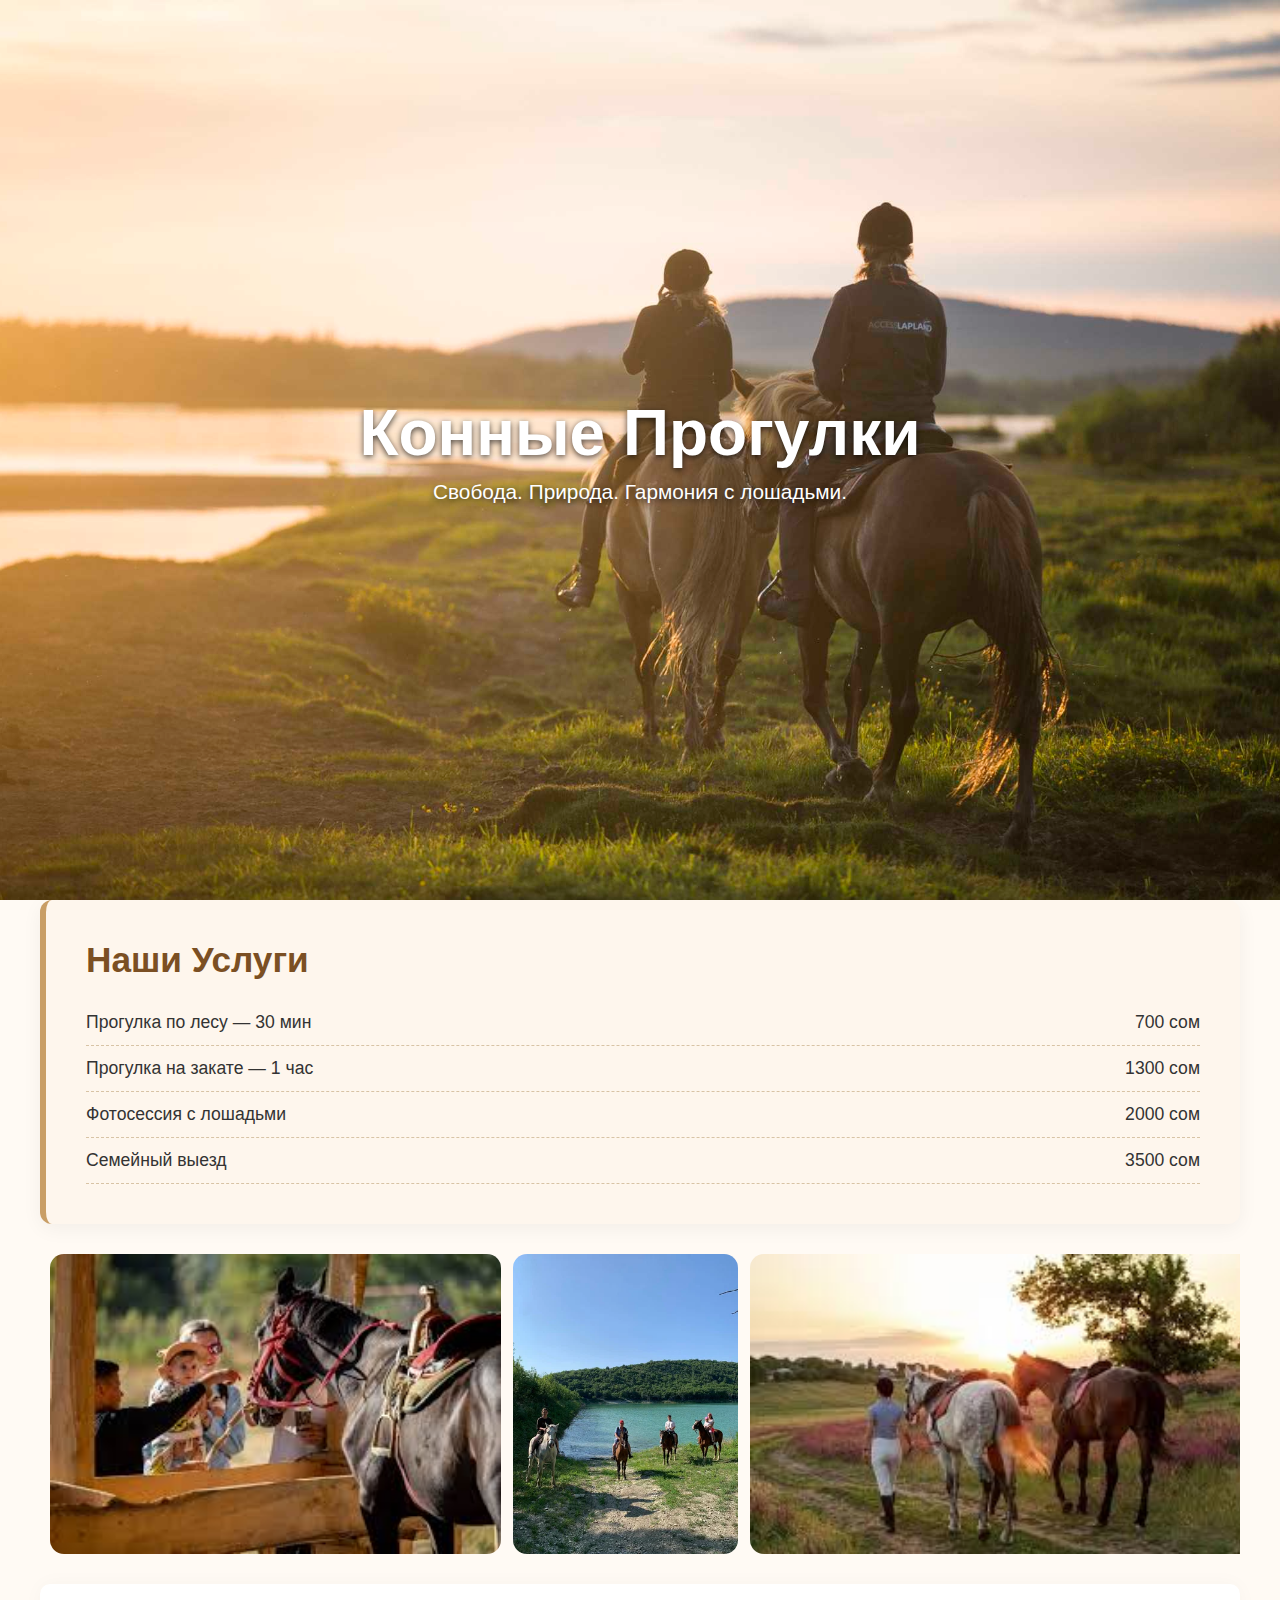
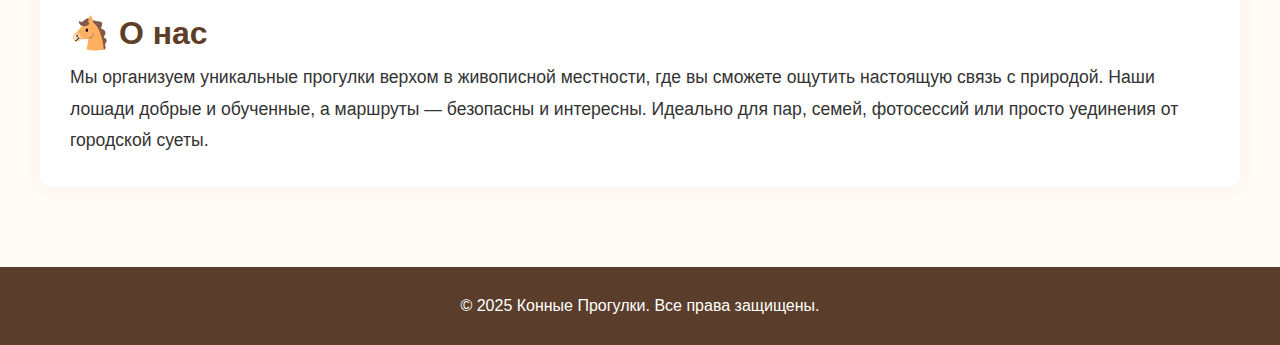
<file: index2.html>
<!DOCTYPE html>
<html lang="ru">
<head>
  <meta charset="UTF-8" />
  <meta name="viewport" content="width=device-width, initial-scale=1.0"/>
  <title>Конные Прогулки</title>
  <style>
    * {
      margin: 0;
      padding: 0;
      box-sizing: border-box;
    }

    body {
      font-family: 'Segoe UI', sans-serif;
      background: #fffaf4;
      color: #333;
    }

    /* Параллакс-заголовок */
    header {
      height: 100vh;
      background: url('./конная\ прогулка.jpg') center/cover no-repeat fixed;
      display: flex;
      flex-direction: column;
      justify-content: center;
      align-items: center;
      color: white;
      text-shadow: 0 2px 6px rgba(0,0,0,0.7);
    }

    header h1 {
      font-size: 4rem;
      animation: slideIn 1s ease-out;
    }

    header p {
      font-size: 1.3rem;
      margin-top: 10px;
    }

    @keyframes slideIn {
      from { transform: translateY(-40px); opacity: 0; }
      to { transform: translateY(0); opacity: 1; }
    }

    section {
      padding: 60px 20px;
      max-width: 1200px;
      margin: auto;
    }

    /* Цены */
    .prices {
      background: #fef6ed;
      border-left: 6px solid #c99e66;
      padding: 40px;
      border-radius: 12px;
      box-shadow: 0 5px 20px rgba(0,0,0,0.05);
    }

    .prices h2 {
      font-size: 2.2rem;
      color: #7b4f23;
      margin-bottom: 20px;
    }

    .prices ul {
      list-style: none;
      font-size: 1.1rem;
    }

    .prices li {
      padding: 12px 0;
      display: flex;
      justify-content: space-between;
      border-bottom: 1px dashed #d8c3a5;
    }

    /* Галерея */
    .gallery-container {
      padding: 20px 0;
    }

    .gallery-scroll {
      display: flex;
      overflow-x: auto;
      scroll-behavior: smooth;
      gap: 12px;
      padding: 10px;
    }

    .gallery-scroll::-webkit-scrollbar {
      height: 8px;
    }

    .gallery-scroll::-webkit-scrollbar-thumb {
      background: #c99e66;
      border-radius: 4px;
    }

    .gallery-scroll img {
      height: 300px;
      flex-shrink: 0;
      border-radius: 14px;
      object-fit: cover;
      transition: transform 0.4s ease, box-shadow 0.4s ease;
    }

    .gallery-scroll img:hover {
      transform: scale(1.05);
      box-shadow: 0 10px 20px rgba(0,0,0,0.2);
      cursor: pointer;
    }

    /* Описание */
    .info-section {
      background: #fff;
      border-radius: 10px;
      padding: 30px;
      box-shadow: 0 0 20px rgba(0,0,0,0.03);
    }

    .info-section h2 {
      color: #5f3d26;
      font-size: 2rem;
      margin-bottom: 10px;
    }

    .info-section p {
      font-size: 1.1rem;
      line-height: 1.8;
    }


    footer {
      background: #5a3e2b;
      color: white;
      padding: 30px;
      text-align: center;
      margin-top: 80px;
    }

    @media (max-width: 768px) {
      header h1 {
        font-size: 2.5rem;
      }

      .gallery-scroll img {
        height: 220px;
      }
    }
  </style>
</head>
<body>

  <header>
    <h1> Конные Прогулки</h1>
    <p>Свобода. Природа. Гармония с лошадьми.</p>
  </header>

  <section class="prices">
    <h2>Наши Услуги</h2>
    <ul>
      <li><span>Прогулка по лесу — 30 мин</span><span>700 сом</span></li>
      <li><span>Прогулка на закате — 1 час</span><span>1300 сом</span></li>
      <li><span>Фотосессия с лошадьми</span><span>2000 сом</span></li>
      <li><span>Семейный выезд</span><span>3500 сом</span></li>
    </ul>
  </section>

  <section class="gallery-container">
    <div class="gallery-scroll">
      <img src="./конюшня.jpg" alt="Image 1">
      <img src="./кони у озера.webp" alt="Image 2">
      <img src="./кони эстетик.jpg" alt="Image 4">
      <img src="./стрельба из лука.jpg" alt="Image 5">
    </div>
  </section>

  <section class="info-section">
    <h2>🐴 О нас</h2>
    <p>Мы организуем уникальные прогулки верхом в живописной местности, где вы сможете ощутить настоящую связь с природой. Наши лошади добрые и обученные, а маршруты — безопасны и интересны. Идеально для пар, семей, фотосессий или просто уединения от городской суеты.</p>
  </section>


  <footer>
    <p>© 2025 Конные Прогулки. Все права защищены.</p>
  </footer>

</body>
</html>
</file>
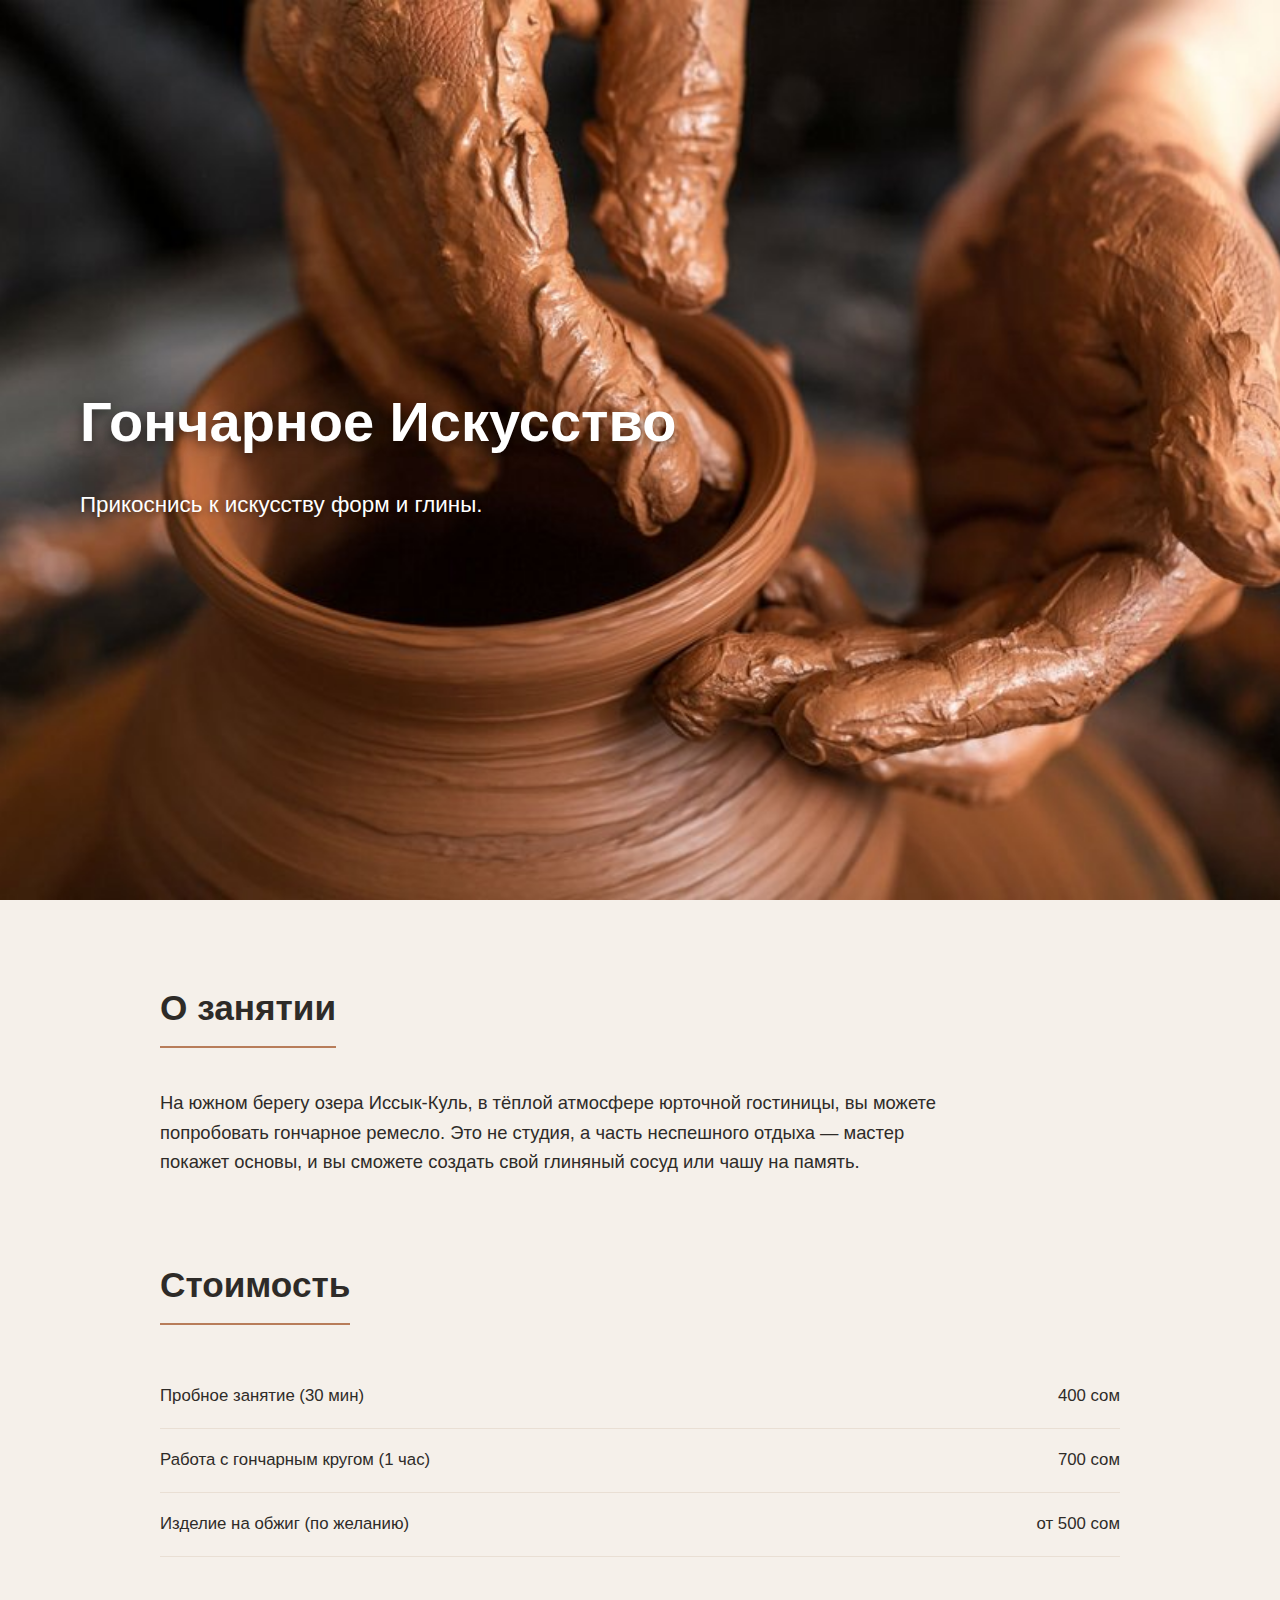
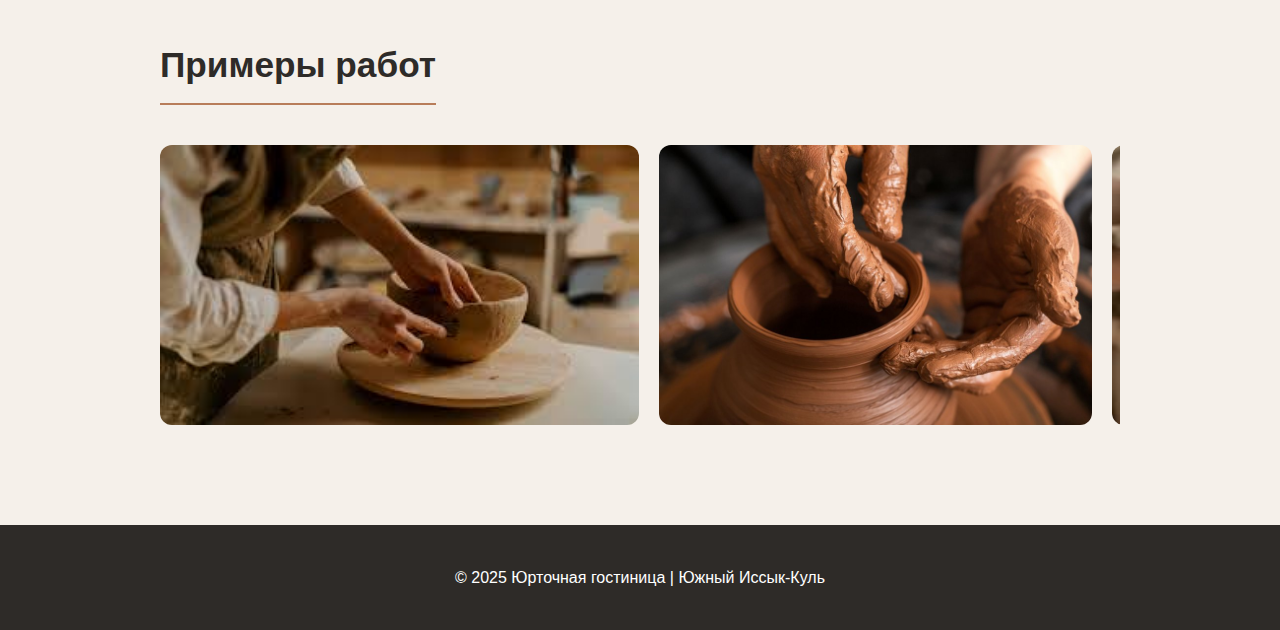
<file: index3.html>
<!DOCTYPE html>
<html lang="ru">
<head>
  <meta charset="UTF-8" />
  <meta name="viewport" content="width=device-width, initial-scale=1.0"/>
  <title>Гончарное Искусство у Иссык-Куля</title>
  <style>
    :root {
      --bg: #f5f0ea;
      --text: #2e2b28;
      --accent: #b87d5a;
      --light: #e9dfd4;
    }

    * {
      margin: 0;
      padding: 0;
      box-sizing: border-box;
    }

    body {
      font-family: 'Helvetica Neue', sans-serif;
      background-color: var(--bg);
      color: var(--text);
      line-height: 1.6;
    }

    header {
      height: 100vh;
      background: url('./гончарное\ исскуство.jpg') center/cover no-repeat;
      display: flex;
      flex-direction: column;
      justify-content: center;
      align-items: flex-start;
      padding: 80px;
    }

    header h1 {
      font-size: 3.5rem;
      max-width: 800px;
      color: white;
      text-shadow: 0 4px 12px rgba(0,0,0,0.5);
    }

    header p {
      font-size: 1.4rem;
      margin-top: 20px;
      color: white;
      max-width: 600px;
      text-shadow: 0 2px 6px rgba(0,0,0,0.4);
    }

    section {
      max-width: 1000px;
      margin: 80px auto;
      padding: 0 20px;
    }

    h2 {
      font-size: 2.2rem;
      margin-bottom: 40px;
      border-bottom: 2px solid var(--accent);
      display: inline-block;
      padding-bottom: 10px;
    }

    .intro p {
      font-size: 1.15rem;
      max-width: 800px;
    }

    .pricing ul {
      list-style: none;
      padding: 0;
    }

    .pricing li {
      padding: 18px 0;
      border-bottom: 1px solid var(--light);
      display: flex;
      justify-content: space-between;
      font-size: 1.05rem;
    }

    .gallery {
      overflow-x: auto;
      display: flex;
      gap: 20px;
      scroll-snap-type: x mandatory;
    }

    .gallery img {
      height: 280px;
      border-radius: 12px;
      object-fit: cover;
      scroll-snap-align: center;
      flex-shrink: 0;
      transition: transform 0.3s ease;
    }

    .gallery img:hover {
      transform: scale(1.03);
    }

 

    footer {
      background-color: #2e2b28;
      color: white;
      text-align: center;
      padding: 40px 20px;
      margin-top: 100px;
    }

    @media (max-width: 768px) {
      header {
        padding: 40px 20px;
        text-align: left;
      }

      header h1 {
        font-size: 2.3rem;
      }

      .gallery img {
        height: 200px;
      }
    }
  </style>
</head>
<body>

  <header>
    <h1>Гончарное Искусство</h1>
    <p>Прикоснись к искусству форм и глины.</p>
  </header>

  <section class="intro">
    <h2>О занятии</h2>
    <p>На южном берегу озера Иссык-Куль, в тёплой атмосфере юрточной гостиницы, вы можете попробовать гончарное ремесло. Это не студия, а часть неспешного отдыха — мастер покажет основы, и вы сможете создать свой глиняный сосуд или чашу на память.</p>
  </section>

  <section class="pricing">
    <h2>Стоимость</h2>
    <ul>
      <li><span>Пробное занятие (30 мин)</span><span>400 сом</span></li>
      <li><span>Работа с гончарным кругом (1 час)</span><span>700 сом</span></li>
      <li><span>Изделие на обжиг (по желанию)</span><span>от 500 сом</span></li>
    </ul>
  </section>

  <section class="gallery-section">
    <h2>Примеры работ</h2>
    <div class="gallery">
      <img src="./гончарное эстетик.jpg" alt="Гончарное изделие 1">
      <img src="./гончарное исскуство.jpg" alt="Гончарное изделие 2">
      <img src="./гончарное.jpg" alt="Гончарное изделие 3">
    </div>
  </section>

  <footer>
    <p>© 2025 Юрточная гостиница | Южный Иссык-Куль</p>
  </footer>

</body>
</html>
</file>
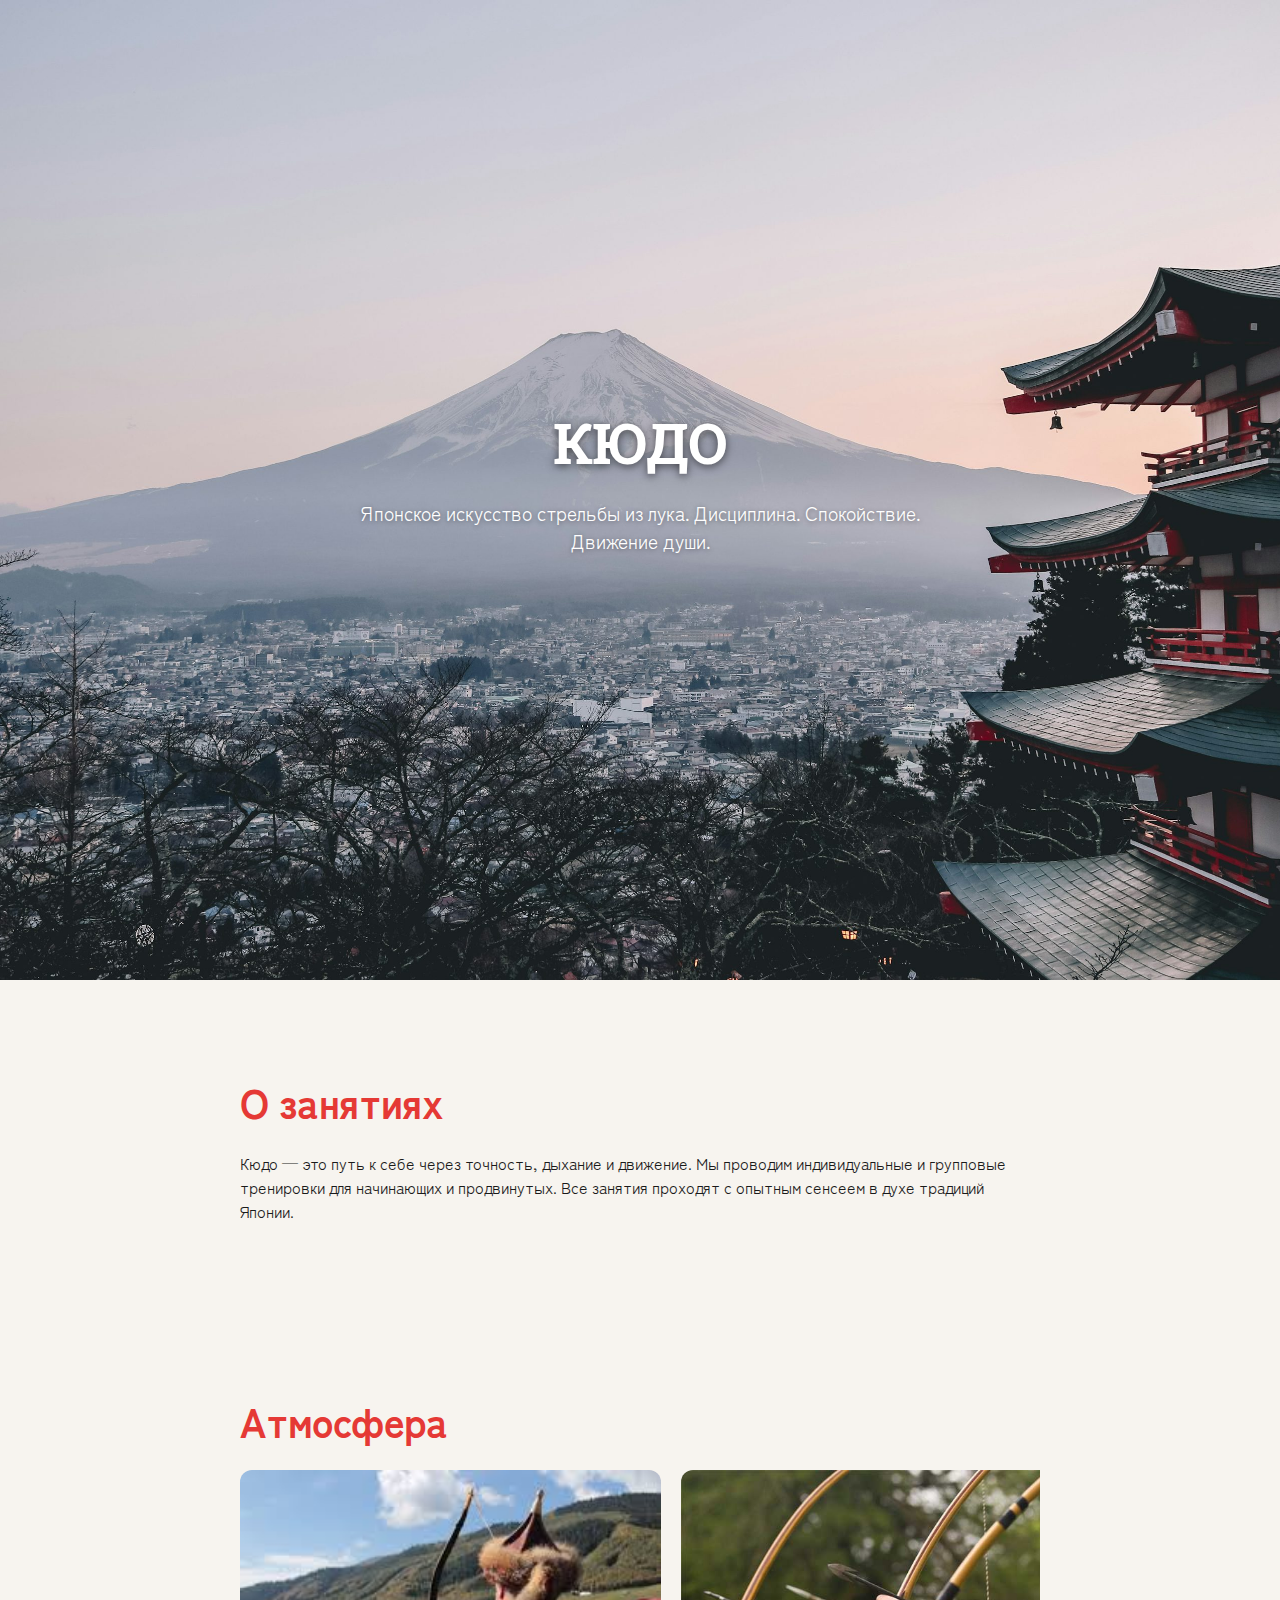
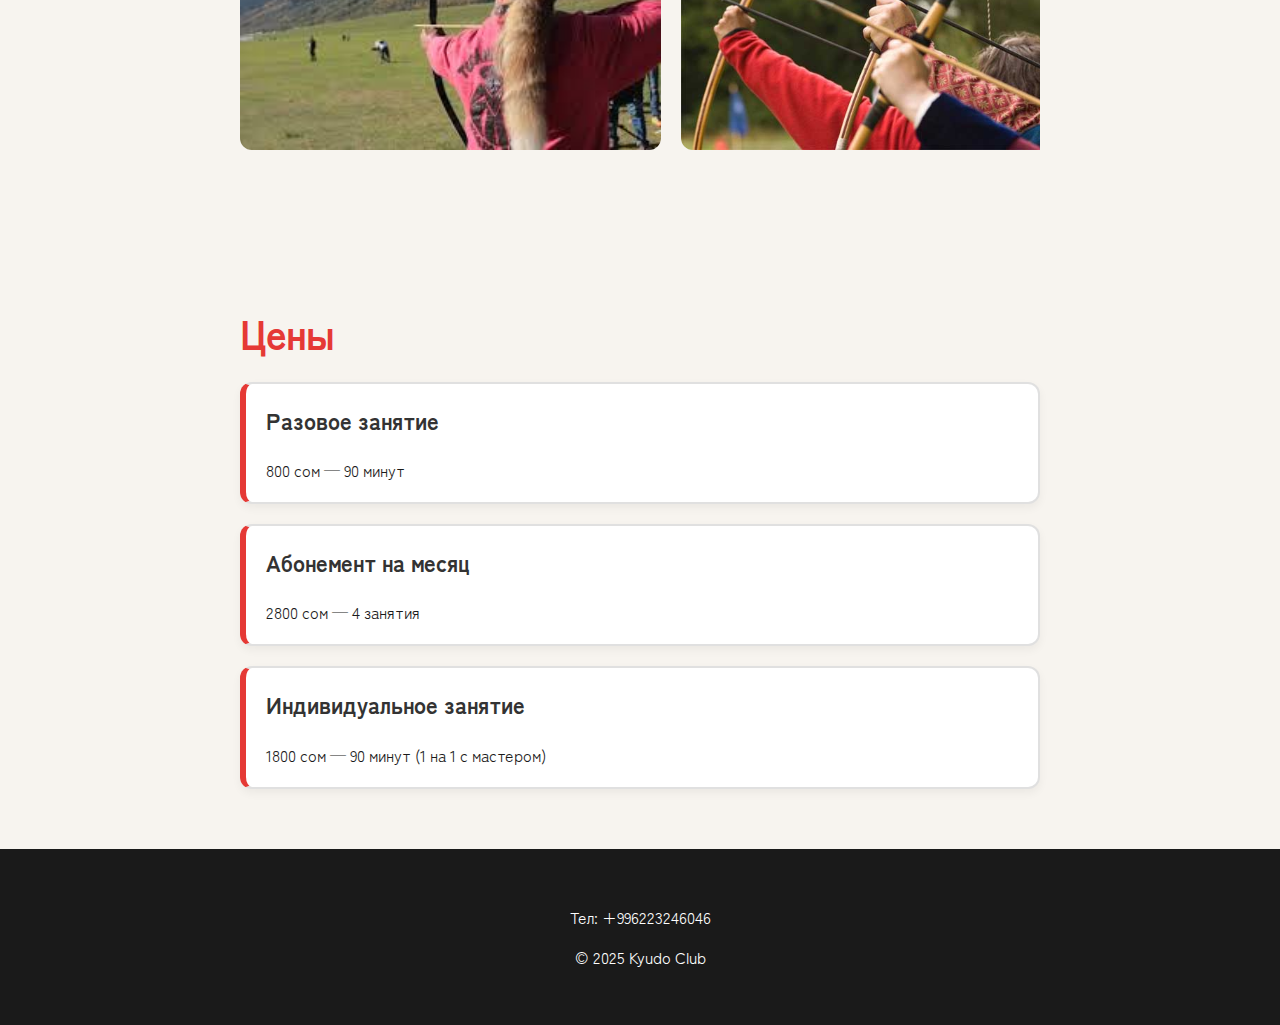
<file: index4.html>
<!DOCTYPE html>
<html lang="ru">
<head>
  <meta charset="UTF-8">
  <meta name="viewport" content="width=device-width, initial-scale=1.0">
  <title>Кюдо — Искусство Японской Стрельбы</title>
  <link href="https://fonts.googleapis.com/css2?family=Roboto+Slab:wght@400;700&family=Zen+Kaku+Gothic+New&display=swap" rel="stylesheet">
  <style>
    body {
      margin: 0;
      font-family: 'Zen Kaku Gothic New', sans-serif;
      background-color: #f7f4ef;
      color: #1a1a1a;
      scroll-behavior: smooth;
    }

    header {
      background: url('кюда Япоия.jpg') center/cover no-repeat;
      height: 100vh;
      color: white;
      display: flex;
      flex-direction: column;
      justify-content: center;
      align-items: center;
      text-align: center;
      padding: 40px;
    }

    header h1 {
      font-size: 3.5rem;
      margin: 0;
      font-family: 'Roboto Slab', serif;
      text-shadow: 0 2px 8px rgba(0,0,0,0.6);
    }

    header p {
      font-size: 1.2rem;
      max-width: 600px;
      margin-top: 20px;
      text-shadow: 0 1px 5px rgba(0,0,0,0.4);
    }

    .gallery {
      overflow-x: auto;
      display: flex;
      gap: 20px;
      scroll-snap-type: x mandatory;
    }

    .gallery img {
      height: 280px;
      border-radius: 12px;
      object-fit: cover;
      scroll-snap-align: center;
      flex-shrink: 0;
      transition: transform 0.3s ease;
    }

    .gallery img:hover {
      transform: scale(1.03);
    }

    section {
      padding: 60px 20px;
      max-width: 800px;
      margin: auto;
    }

    section h2 {
      font-size: 2.5rem;
      margin-bottom: 20px;
      color: #e53935;
    }

    .prices {
      display: flex;
      flex-direction: column;
      gap: 20px;
    }

    .price-card {
      background: white;
      border: 2px solid #e0e0e0;
      border-left: 6px solid #e53935;
      padding: 20px;
      border-radius: 12px;
      box-shadow: 0 4px 10px rgba(0,0,0,0.05);
    }

    .price-card h3 {
      margin-top: 0;
      font-size: 1.4rem;
      color: #333;
    }

    .price-card p {
      margin-bottom: 0;
    }

    footer {
      background: #1a1a1a;
      color: #fff;
      text-align: center;
      padding: 40px 20px;
    }

    footer a {
      color: #e53935;
      text-decoration: none;
    }

    @media (max-width: 600px) {
      header h1 {
        font-size: 2.2rem;
      }

      .gallery-scroll img {
        max-height: 280px;
      }
    }
  </style>
</head>
<body>

  <header>
    <h1>КЮДО</h1>
    <p>Японское искусство стрельбы из лука. Дисциплина. Спокойствие. Движение души.</p>
  </header>



  <section>
    <h2>О занятиях</h2>
    <p>Кюдо — это путь к себе через точность, дыхание и движение. Мы проводим индивидуальные и групповые тренировки для начинающих и продвинутых. Все занятия проходят с опытным сенсеем в духе традиций Японии.</p>
  </section>

  <section class="gallery-section">
    <h2>Атмосфера</h2>
    <div class="gallery">
      <img src="./лук2.jpg" alt="стрельба в горах">
      <img src="./лук.jpg" alt="групповой">
      <img src="./стрельба из лука.jpg" alt="на коне">
      <img src="./лук7.jpg" alt="мишень">
      <img src="./лук4.jpg" alt="кюдо">
      
    </div>
  </section>

  <section>
    <h2>Цены</h2>
    <div class="prices">
      <div class="price-card">
        <h3>Разовое занятие</h3>
        <p>800 сом — 90 минут</p>
      </div>
      <div class="price-card">
        <h3>Абонемент на месяц</h3>
        <p>2800 сом — 4 занятия</p>
      </div>
      <div class="price-card">
        <h3>Индивидуальное занятие</h3>
        <p>1800 сом — 90 минут (1 на 1 с мастером)</p>
      </div>
    </div>
  </section>

  <footer>
    <p> Тел: +996223246046</p>
    <p>© 2025 Kyudo Club</p>
  </footer>

</body>
</html>
</file>
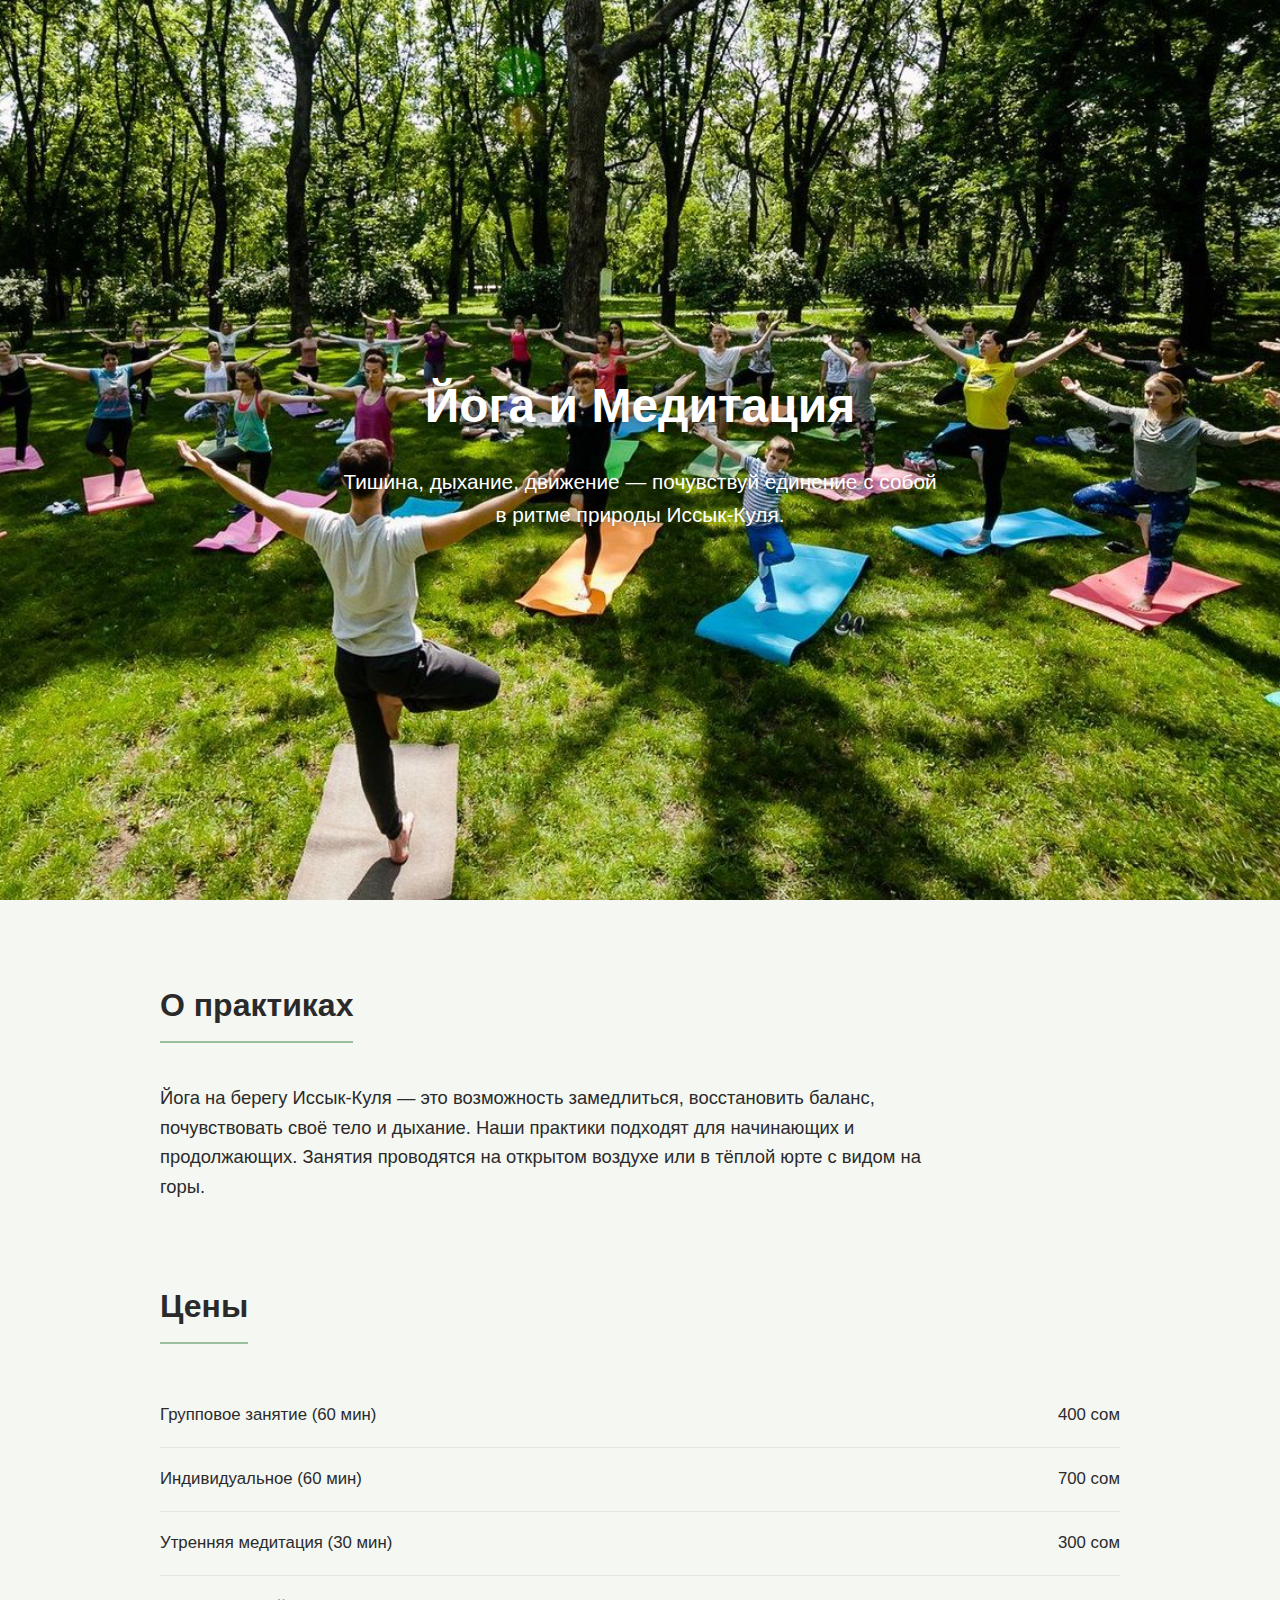
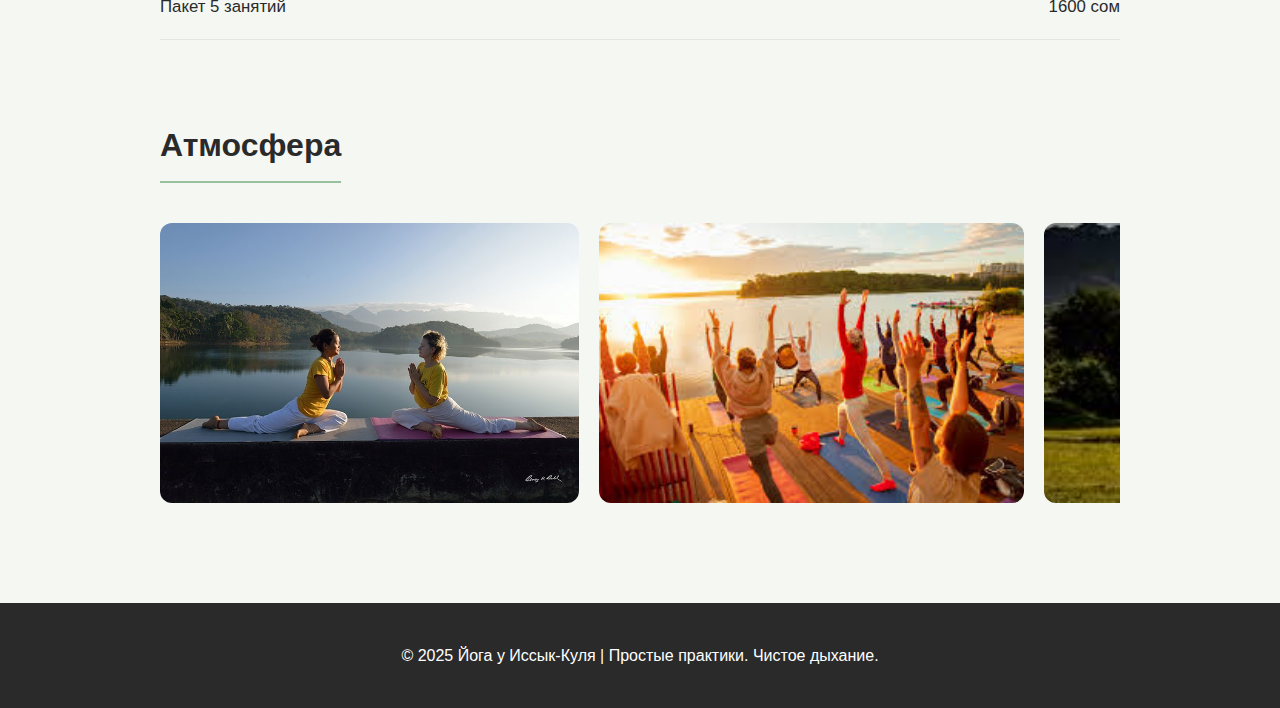
<file: index5.html>
<!DOCTYPE html>
<html lang="ru">
<head>
  <meta charset="UTF-8" />
  <meta name="viewport" content="width=device-width, initial-scale=1.0"/>
  <title>Йога и Медитация</title>
  <style>
    :root {
      --bg: #f5f7f3;
      --text: #2a2a2a;
      --accent: #9abf9e;
      --light: #e3e7dd;
    }

    * {
      margin: 0;
      padding: 0;
      box-sizing: border-box;
    }

    body {
      font-family: 'Helvetica Neue', sans-serif;
      background-color: var(--bg);
      color: var(--text);
      line-height: 1.6;
    }

    header {
      height: 100vh;
      background: url('./йога.jpg') center/cover no-repeat;
      display: flex;
      flex-direction: column;
      justify-content: center;
      align-items: center;
      text-align: center;
      padding: 40px;
    }

    header h1 {
      font-size: 3rem;
      color: white;
      text-shadow: 0 4px 12px rgba(0,0,0,0.4);
    }

    header p {
      font-size: 1.3rem;
      margin-top: 20px;
      max-width: 600px;
      color: white;
      text-shadow: 0 2px 6px rgba(0,0,0,0.3);
    }

    section {
      max-width: 1000px;
      margin: 80px auto;
      padding: 0 20px;
    }

    h2 {
      font-size: 2rem;
      margin-bottom: 40px;
      border-bottom: 2px solid var(--accent);
      display: inline-block;
      padding-bottom: 10px;
    }

    .intro p {
      font-size: 1.15rem;
      max-width: 800px;
    }

    .pricing ul {
      list-style: none;
      padding: 0;
    }

    .pricing li {
      padding: 18px 0;
      border-bottom: 1px solid var(--light);
      display: flex;
      justify-content: space-between;
      font-size: 1.05rem;
    }

    .gallery {
      overflow-x: auto;
      display: flex;
      gap: 20px;
      scroll-snap-type: x mandatory;
    }

    .gallery img {
      height: 280px;
      border-radius: 12px;
      object-fit: cover;
      scroll-snap-align: center;
      flex-shrink: 0;
      transition: transform 0.3s ease;
    }

    .gallery img:hover {
      transform: scale(1.03);
    }


    footer {
      background-color: #2a2a2a;
      color: white;
      text-align: center;
      padding: 40px 20px;
      margin-top: 100px;
    }

    @media (max-width: 768px) {
      header h1 {
        font-size: 2rem;
      }
      .gallery img {
        height: 200px;
      }
    }
  </style>
</head>
<body>

  <header>
    <h1>Йога и Медитация</h1>
    <p>Тишина, дыхание, движение — почувствуй единение с собой в ритме природы Иссык-Куля.</p>
  </header>

  <section class="intro">
    <h2>О практиках</h2>
    <p>Йога на берегу Иссык-Куля — это возможность замедлиться, восстановить баланс, почувствовать своё тело и дыхание. Наши практики подходят для начинающих и продолжающих. Занятия проводятся на открытом воздухе или в тёплой юрте с видом на горы.</p>
  </section>

  <section class="pricing">
    <h2>Цены</h2>
    <ul>
      <li><span>Групповое занятие (60 мин)</span><span>400 сом</span></li>
      <li><span>Индивидуальное (60 мин)</span><span>700 сом</span></li>
      <li><span>Утренняя медитация (30 мин)</span><span>300 сом</span></li>
      <li><span>Пакет 5 занятий</span><span>1600 сом</span></li>
    </ul>
  </section>

  <section class="gallery-section">
    <h2>Атмосфера</h2>
    <div class="gallery">
      <img src="./йога1.jpg" alt="Йога у озера">
      <img src="./йога2.jpg" alt="Медитация на природе">
      <img src="./йога4.jpg" alt="Йога в горах">
    </div>
  </section>

 
  <footer>
    <p>© 2025 Йога у Иссык-Куля | Простые практики. Чистое дыхание.</p>
  </footer>

</body>
</html>
</file>
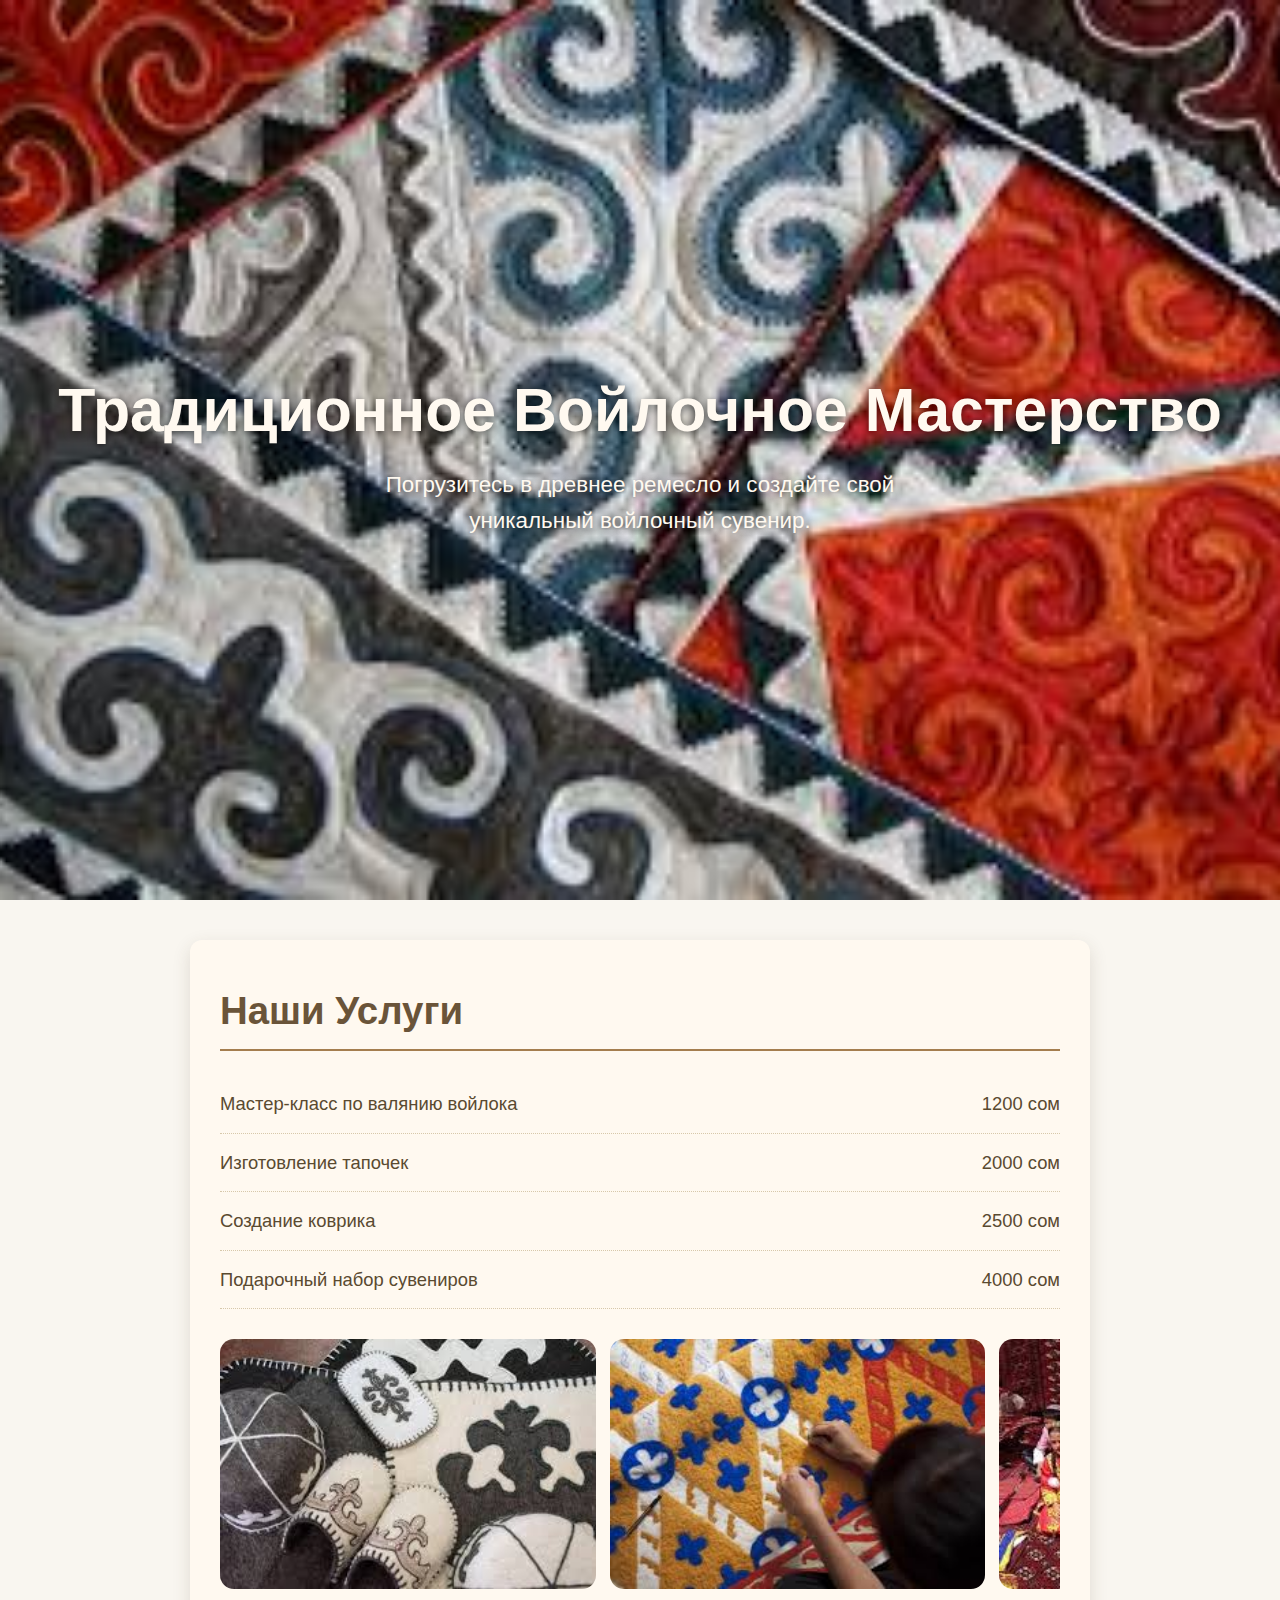
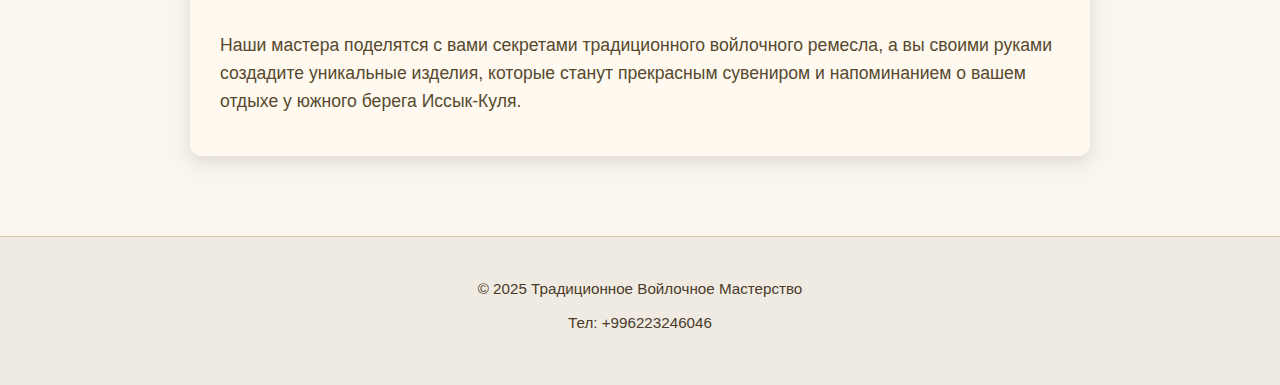
<file: index6.html>
<!DOCTYPE html>
<html lang="ru">
<head>
  <meta charset="UTF-8" />
  <meta name="viewport" content="width=device-width, initial-scale=1" />
  <title>Традиционное Войлочное Мастерство</title>
  <style>
    * {
      margin: 0; padding: 0; box-sizing: border-box;
    }

    body {
      font-family: 'Segoe UI', Tahoma, Geneva, Verdana, sans-serif;
      background: #f9f6f0;
      color: #4b3b2b;
      line-height: 1.6;
    }

    header {
      height: 100vh;
      background: url('./войлок\ aesctetic.jpg') center/cover no-repeat fixed;
      display: flex;
      flex-direction: column;
      justify-content: center;
      align-items: center;
      color: #fff9f0;
      text-shadow: 0 2px 8px rgba(0,0,0,0.6);
      padding: 0 20px;
      text-align: center;
    }

    header h1 {
      font-size: 3.8rem;
      margin-bottom: 0.5rem;
      animation: fadeInDown 1s ease forwards;
    }

    header p {
      font-size: 1.4rem;
      font-weight: 300;
      max-width: 600px;
      animation: fadeInUp 1.2s ease forwards;
    }

    @keyframes fadeInDown {
      from { opacity: 0; transform: translateY(-30px); }
      to { opacity: 1; transform: translateY(0); }
    }
    @keyframes fadeInUp {
      from { opacity: 0; transform: translateY(30px); }
      to { opacity: 1; transform: translateY(0); }
    }

    section {
      max-width: 900px;
      margin: 40px auto 80px;
      background: #fff9f0;
      padding: 40px 30px;
      border-radius: 12px;
      box-shadow: 0 6px 18px rgba(75,59,43,0.15);
    }

    h2 {
      font-size: 2.4rem;
      margin-bottom: 24px;
      border-bottom: 2px solid #a57e4e;
      padding-bottom: 8px;
      color: #6a5439;
    }

    ul.prices-list {
      list-style: none;
      font-size: 1.15rem;
    }

    ul.prices-list li {
      display: flex;
      justify-content: space-between;
      padding: 14px 0;
      border-bottom: 1px dotted #d7c8aa;
      color: #5a4a30;
    }

    .gallery {
      margin-top: 30px;
      display: flex;
      overflow-x: auto;
      gap: 14px;
      padding-bottom: 12px;
    }

    .gallery img {
      height: 250px;
      border-radius: 14px;
      object-fit: cover;
      flex-shrink: 0;
      cursor: pointer;
      transition: transform 0.3s ease, box-shadow 0.3s ease;
    }
    .gallery img:hover {
      transform: scale(1.05);
      box-shadow: 0 8px 20px rgba(101,82,34,0.4);
    }

    .info {
      font-size: 1.1rem;
      margin-top: 30px;
      color: #56492e;
    }

    footer {
      background: #f0ebe2;
      color: #4b3b2b;
      padding: 40px 20px;
      text-align: center;
      font-size: 0.95rem;
      border-top: 1px solid #d3c2aa;
    }
    footer p {
      margin-bottom: 10px;
    }
    footer a {
      color: #6a5439;
      text-decoration: none;
      font-weight: 500;
    }
    footer a:hover {
      text-decoration: underline;
    }

    @media (max-width: 768px) {
      header h1 {
        font-size: 2.4rem;
      }
      header p {
        font-size: 1rem;
      }
      .gallery img {
        height: 180px;
      }
    }
  </style>
</head>
<body>

<header>
  <h1>Традиционное Войлочное Мастерство</h1>
  <p>Погрузитесь в древнее ремесло и создайте свой уникальный войлочный сувенир.</p>
</header>

<section>
  <h2>Наши Услуги</h2>
  <ul class="prices-list">
    <li><span>Мастер-класс по валянию войлока</span><span>1200 сом</span></li>
    <li><span>Изготовление тапочек</span><span>2000 сом</span></li>
    <li><span>Создание коврика</span><span>2500 сом</span></li>
    <li><span>Подарочный набор сувениров</span><span>4000 сом</span></li>
  </ul>

  <div class="gallery" aria-label="Галерея войлочного мастерства">
    <img src="./войлок 1.jpg" alt="Процесс валяния войлока">
    <img src="./войлол blue.jpg" alt="Готовые войлочные тапочки">
    <img src="./войлок сбор.jpg" alt="Изготовление коврика из войлока">
    <img src="./войлок 2.jpg" alt="Мастер и ученики на занятии">
  </div>

  <p class="info">Наши мастера поделятся с вами секретами традиционного войлочного ремесла, а вы своими руками создадите уникальные изделия, которые станут прекрасным сувениром и напоминанием о вашем отдыхе у южного берега Иссык-Куля.</p>
</section>

<footer>
  <p>© 2025 Традиционное Войлочное Мастерство</p>
  <p>Тел: +996223246046 </p>
</footer>

</body>
</html>
</file>
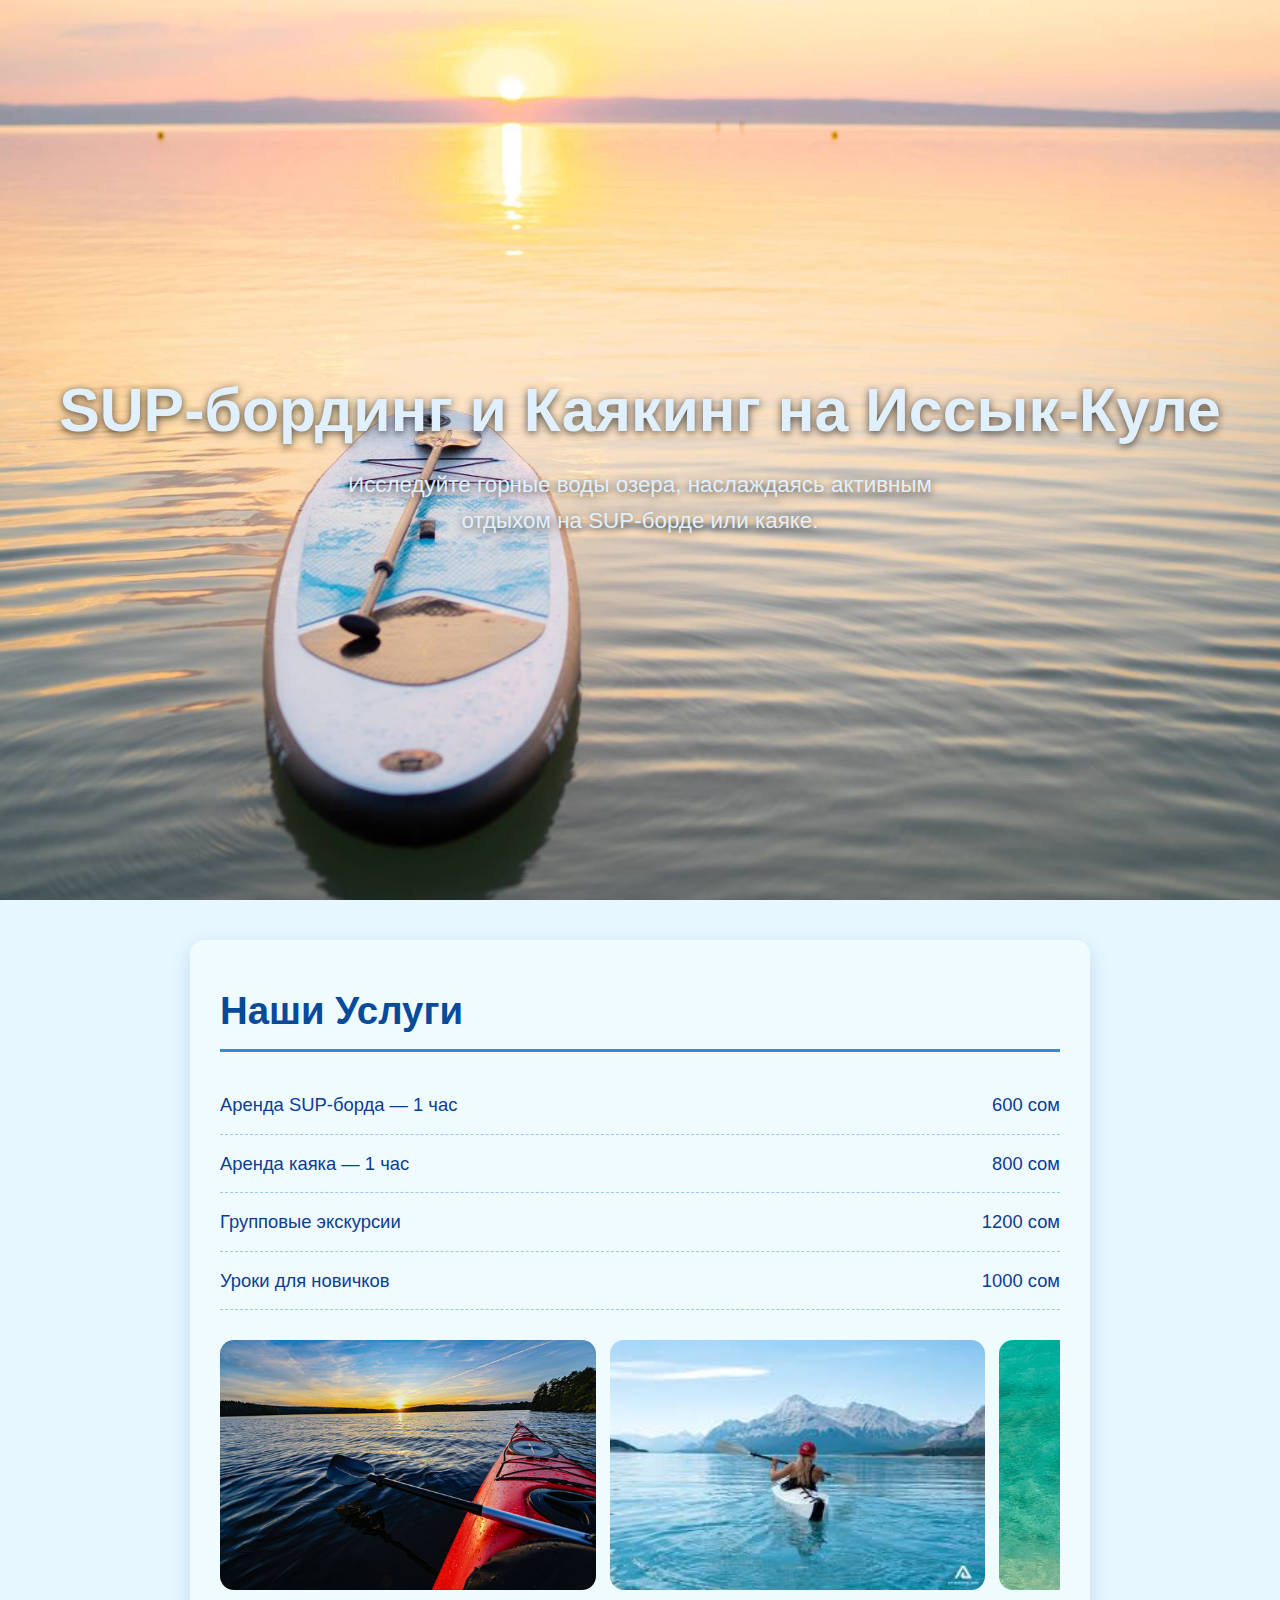
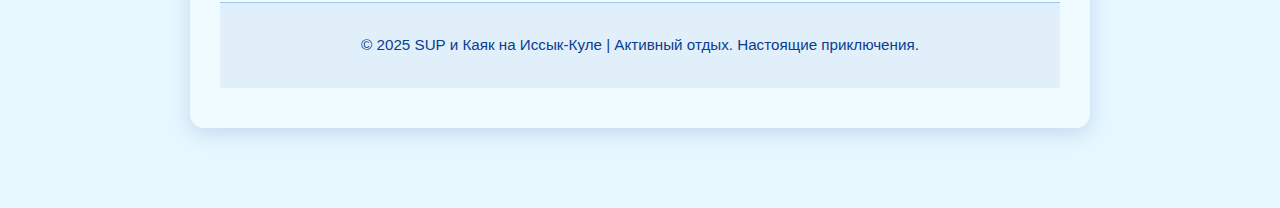
<file: index7.html>
<!DOCTYPE html>
<html lang="ru">
<head>
  <meta charset="UTF-8" />
  <meta name="viewport" content="width=device-width, initial-scale=1" />
  <title>SUP-бординг и Каякинг на Иссык-Куле</title>
  <head>
    <body>
  <style>
    * {
      margin: 0; padding: 0; box-sizing: border-box;
    }

    body {
      font-family: 'Segoe UI', Tahoma, Geneva, Verdana, sans-serif;
      background: #e6f7ff;
      color: #0b3d91;
      line-height: 1.6;
    }

    header {
      height: 100vh;
      background: url('./sup-board.jpg') center/cover no-repeat fixed;
      display: flex;
      flex-direction: column;
      justify-content: center;
      align-items: center;
      color: #e0f0ff;
      text-shadow: 0 2px 8px rgba(0,0,0,0.7);
      padding: 0 20px;
      text-align: center;
    }

    header h1 {
      font-size: 3.8rem;
      margin-bottom: 0.5rem;
      animation: fadeInDown 1s ease forwards;
    }

    header p {
      font-size: 1.4rem;
      font-weight: 300;
      max-width: 650px;
      animation: fadeInUp 1.2s ease forwards;
    }

    @keyframes fadeInDown {
      from { opacity: 0; transform: translateY(-30px); }
      to { opacity: 1; transform: translateY(0); }
    }
    @keyframes fadeInUp {
      from { opacity: 0; transform: translateY(30px); }
      to { opacity: 1; transform: translateY(0); }
    }

    section {
      max-width: 900px;
      margin: 40px auto 80px;
      background: #f0fbff;
      padding: 40px 30px;
      border-radius: 14px;
      box-shadow: 0 6px 20px rgba(11,61,145,0.15);
    }

    h2 {
      font-size: 2.4rem;
      margin-bottom: 24px;
      border-bottom: 3px solid #3a87d7;
      padding-bottom: 8px;
      color: #064a9a;
    }

    ul.prices-list {
      list-style: none;
      font-size: 1.15rem;
      color: #0b3d91;
    }

    ul.prices-list li {
      display: flex;
      justify-content: space-between;
      padding: 14px 0;
      border-bottom: 1px dashed #9cc9f0;
    }

    .gallery {
      margin-top: 30px;
      display: flex;
      overflow-x: auto;
      gap: 14px;
      padding-bottom: 12px;
    }

    .gallery img {
      height: 250px;
      border-radius: 14px;
      object-fit: cover;
      flex-shrink: 0;
      cursor: pointer;
      transition: transform 0.3s ease, box-shadow 0.3s ease;
    }
    .gallery img:hover {
      transform: scale(1.05);
      box-shadow: 0 8px 25px rgba(58,135,215,0.5);
    }

    .info {
      font-size: 1.1rem;
      margin-top: 30px;
      color: #064a9a;
    }

    .cta {
      margin-top: 50px;
      text-align: center;
    }

    .cta a {
      background: #3a87d7;
      color: #e0f0ff;
      padding: 14px 36px;
      font-size: 1.1rem;
      border-radius: 40px;
      text-decoration: none;
      transition: background 0.3s ease;
      display: inline-block;
    }

    .cta a:hover {
      background: #2b66b3;
    }

    form {
      max-width: 500px;
      margin: 40px auto 0;
      display: flex;
      flex-direction: column;
      gap: 18px;
    }

    form input, form textarea {
      padding: 14px 16px;
      border-radius: 8px;
      border: 1.5px solid #9cc9f0;
      font-size: 1rem;
      font-family: inherit;
      color: #064a9a;
    }

    form button {
      background: #3a87d7;
      border: none;
      color: #e0f0ff;
      padding: 14px;
      font-size: 1.1rem;
      border-radius: 40px;
      cursor: pointer;
      transition: background 0.3s ease;
    }

    form button:hover {
      background: #2b66b3;
    }



    @media (max-width: 768px) {
      header h1 {
        font-size: 2.4rem;
      }
      header p {
        font-size: 1rem;
      }
      .gallery img {
        height: 180px;
      }
    }

    footer {
  background-color: rgba(217, 234, 247, 0.7); /* полупрозрачный */
  color: #0b3d91;
  text-align: center;
  padding: 30px 20px;
  font-size: 0.95rem;
  border-top: 1px solid #9cc9f0;
}
  </style>

<header>
  <h1>SUP-бординг и Каякинг на Иссык-Куле</h1>
  <p>Исследуйте горные воды озера, наслаждаясь активным отдыхом на SUP-борде или каяке.</p>
</header>

<section>
  <h2>Наши Услуги</h2>
  <ul class="prices-list">
    <li><span>Аренда SUP-борда — 1 час</span><span>600 сом</span></li>
    <li><span>Аренда каяка — 1 час</span><span>800 сом</span></li>
    <li><span>Групповые экскурсии</span><span>1200 сом</span></li>
    <li><span>Уроки для новичков</span><span>1000 сом</span></li>
  </ul>
  

  <div class="gallery" aria-label="Галерея SUP-бординга и каякинга">
    <img src="./kayak.jpg" alt="SUP-борд на озере">
    <img src="./kayaking-mountain.jpg" alt="Каяк на воде">
    <img src="./sup-blue.webp" alt="Группа на SUP-бордах">
    <img src="./sup-board.jpg" alt="Каяк на фоне гор">
  </div>

  <footer>
    <p>© 2025 SUP и Каяк на Иссык-Куле | Активный отдых. Настоящие приключения.</p>
  </footer>
  
</head>
</body>
</file>
